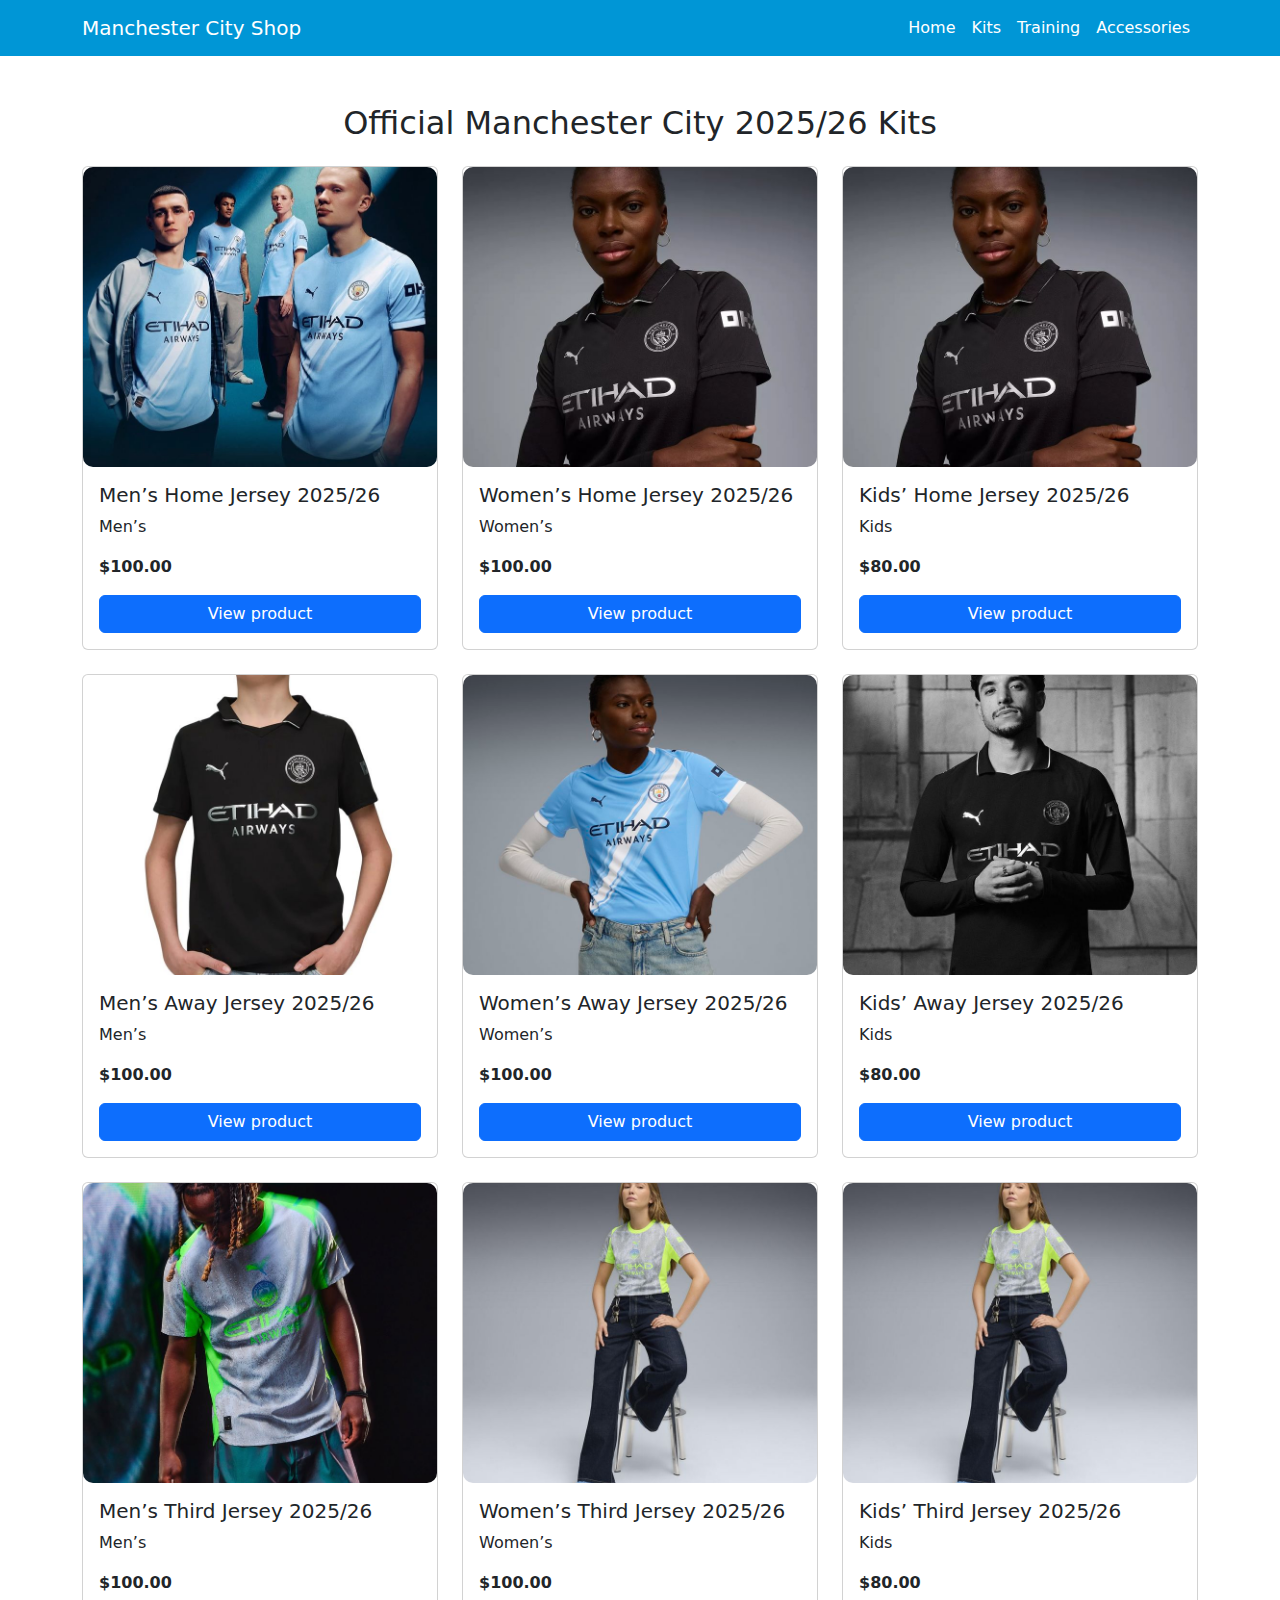
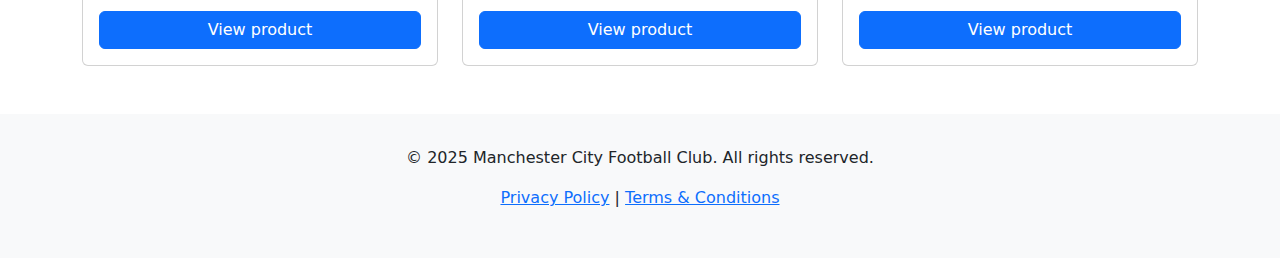
<file: SHOP/index.html>
<!doctype html>
<html lang="en">
<head>
  <meta charset="utf-8">
  <meta name="viewport" content="width=device-width, initial-scale=1">
  <title>Manchester City Official Shop – Kits 2025/26</title>
  <!-- Bootstrap CSS -->
  <link href="https://cdn.jsdelivr.net/npm/bootstrap@5.3.0/dist/css/bootstrap.min.css" rel="stylesheet">
  <link rel="stylesheet" href="style.css">
</head>
<body>

  <!-- Navbar -->
  <nav class="navbar navbar-expand-lg navbar-mc">
    <div class="container">
      <a class="navbar-brand" href="#">Manchester City Shop</a>
      <button class="navbar-toggler" type="button" data-bs-toggle="collapse" data-bs-target="#navbarNav" aria-controls="navbarNav" aria-expanded="false" aria-label="Toggle navigation">
        <span class="navbar-toggler-icon"></span>
      </button>
      <div class="collapse navbar-collapse" id="navbarNav">
        <ul class="navbar-nav ms-auto">
          <li class="nav-item"><a class="nav-link" href="#">Home</a></li>
          <li class="nav-item"><a class="nav-link" href="#">Kits</a></li>
          <li class="nav-item"><a class="nav-link" href="#">Training</a></li>
          <li class="nav-item"><a class="nav-link" href="#">Accessories</a></li>
        </ul>
      </div>
    </div>
  </nav>

  <div class="container py-5">
    <h2 class="mb-4 text-center">Official Manchester City 2025/26 Kits</h2>

    <div class="row g-4">
      <!-- MEN: Home -->
      <div class="col-md-4">
        <div class="card h-100">
          <img src="Kits/2025-26 home shirt reveal_.jfif" class="card-img-top" alt="Manchester City Home Jersey 2025/26 Men">
          <div class="card-body d-flex flex-column">
            <h5 class="card-title">Men’s Home Jersey 2025/26</h5>
            <p class="card-text">Men’s</p>
            <p class="card-text fw-bold">$100.00</p> <!-- Price per official store: $100.00 :contentReference[oaicite:1]{index=1} -->
            <a href="#" class="btn btn-primary mt-auto">View product</a>
          </div>
        </div>
      </div>

      <!-- WOMEN: Home -->
      <div class="col-md-4">
        <div class="card h-100">
          <img src="Kits/PUMA Women's Manchester City 2025-26 Black Away Replica Jersey.jfif" class="card-img-top" alt="Manchester City Home Jersey 2025/26 Women">
          <div class="card-body d-flex flex-column">
            <h5 class="card-title">Women’s Home Jersey 2025/26</h5>
            <p class="card-text">Women’s</p>
            <p class="card-text fw-bold">$100.00</p> <!-- same price as men’s version :contentReference[oaicite:2]{index=2} -->
            <a href="#" class="btn btn-primary mt-auto">View product</a>
          </div>
        </div>
      </div>

      <!-- KIDS: Home -->
      <div class="col-md-4">
        <div class="card h-100">
          <img src="Kits/PUMA Women's Manchester City 2025-26 Black Away Replica Jersey.jfif" class="card-img-top" alt="Manchester City Home Jersey 2025/26 Kids">
          <div class="card-body d-flex flex-column">
            <h5 class="card-title">Kids’ Home Jersey 2025/26</h5>
            <p class="card-text">Kids</p>
            <p class="card-text fw-bold">$80.00</p> <!-- official store: $80.00 :contentReference[oaicite:3]{index=3} -->
            <a href="#" class="btn btn-primary mt-auto">View product</a>
          </div>
        </div>
      </div>

      <!-- MEN: Away -->
      <div class="col-md-4">
        <div class="card h-100">
          <img src="Kits/Puma Manchester City FC Junior Away Jersey 2025_26 _ Evangelista Sports.jfif" class="card-img-top" alt="Manchester City Away Jersey 2025/26 Men">
          <div class="card-body d-flex flex-column">
            <h5 class="card-title">Men’s Away Jersey 2025/26</h5>
            <p class="card-text">Men’s</p>
            <p class="card-text fw-bold">$100.00</p> <!-- official store away men: $100.00 :contentReference[oaicite:4]{index=4} -->
            <a href="#" class="btn btn-primary mt-auto">View product</a>
          </div>
        </div>
      </div>

      <!-- WOMEN: Away -->
      <div class="col-md-4">
        <div class="card h-100">
          <img src="Kits/PUMA Manchester City 25_26 Home Replica Women's Soccer Jersey, Blue, M.jfif" class="card-img-top" alt="Manchester City Away Jersey 2025/26 Women">
          <div class="card-body d-flex flex-column">
            <h5 class="card-title">Women’s Away Jersey 2025/26</h5>
            <p class="card-text">Women’s</p>
            <p class="card-text fw-bold">$100.00</p>
            <a href="#" class="btn btn-primary mt-auto">View product</a>
          </div>
        </div>
      </div>

      <!-- KIDS: Away -->
      <div class="col-md-4">
        <div class="card h-100">
          <img src="Kits/Manchester City 2025_26 Away Kit by Puma.jfif" class="card-img-top" alt="Manchester City Away Jersey 2025/26 Kids">
          <div class="card-body d-flex flex-column">
            <h5 class="card-title">Kids’ Away Jersey 2025/26</h5>
            <p class="card-text">Kids</p>
            <p class="card-text fw-bold">$80.00</p>
            <a href="#" class="btn btn-primary mt-auto">View product</a>
          </div>
        </div>
      </div>

      <!-- MEN: Third -->
      <div class="col-md-4">
        <div class="card h-100">
          <img src="Kits/Jeremy Doku for Manchester City 25_26 third kit.jfif" class="card-img-top" alt="Manchester City Third Jersey 2025/26 Men">
          <div class="card-body d-flex flex-column">
            <h5 class="card-title">Men’s Third Jersey 2025/26</h5>
            <p class="card-text">Men’s</p>
            <p class="card-text fw-bold">$100.00</p> <!-- official: $100.00 :contentReference[oaicite:5]{index=5} -->
            <a href="#" class="btn btn-primary mt-auto">View product</a>
          </div>
        </div>
      </div>

      <!-- WOMEN: Third -->
      <div class="col-md-4">
        <div class="card h-100">
          <img src="Kits/Damska trzecia koszulka Manchester City 25_26 PUMA Cool Weather Pro Green Blue.jfif" class="card-img-top" alt="Manchester City Third Jersey 2025/26 Women">
          <div class="card-body d-flex flex-column">
            <h5 class="card-title">Women’s Third Jersey 2025/26</h5>
            <p class="card-text">Women’s</p>
            <p class="card-text fw-bold">$100.00</p>
            <a href="#" class="btn btn-primary mt-auto">View product</a>
          </div>
        </div>
      </div>

      <!-- KIDS: Third -->
      <div class="col-md-4">
        <div class="card h-100">
          <img src="Kits/Damska trzecia koszulka Manchester City 25_26 PUMA Cool Weather Pro Green Blue.jfif" class="card-img-top" alt="Manchester City Third Jersey 2025/26 Kids">
          <div class="card-body d-flex flex-column">
            <h5 class="card-title">Kids’ Third Jersey 2025/26</h5>
            <p class="card-text">Kids</p>
            <p class="card-text fw-bold">$80.00</p>
            <a href="#" class="btn btn-primary mt-auto">View product</a>
          </div>
        </div>  
      </div>

    </div>
  </div>

  <!-- Footer -->
  <footer class="footer">
    <div class="container text-center">
      <p>&copy; 2025 Manchester City Football Club. All rights reserved.</p>
      <p><a href="#">Privacy Policy</a> | <a href="#">Terms & Conditions</a></p>
    </div>
  </footer>

  <!-- Bootstrap JS (optional for toggler) -->
  <script src="https://cdn.jsdelivr.net/npm/bootstrap@5.3.0/dist/js/bootstrap.bundle.min.js"></script>

</body>
</html>
</file>
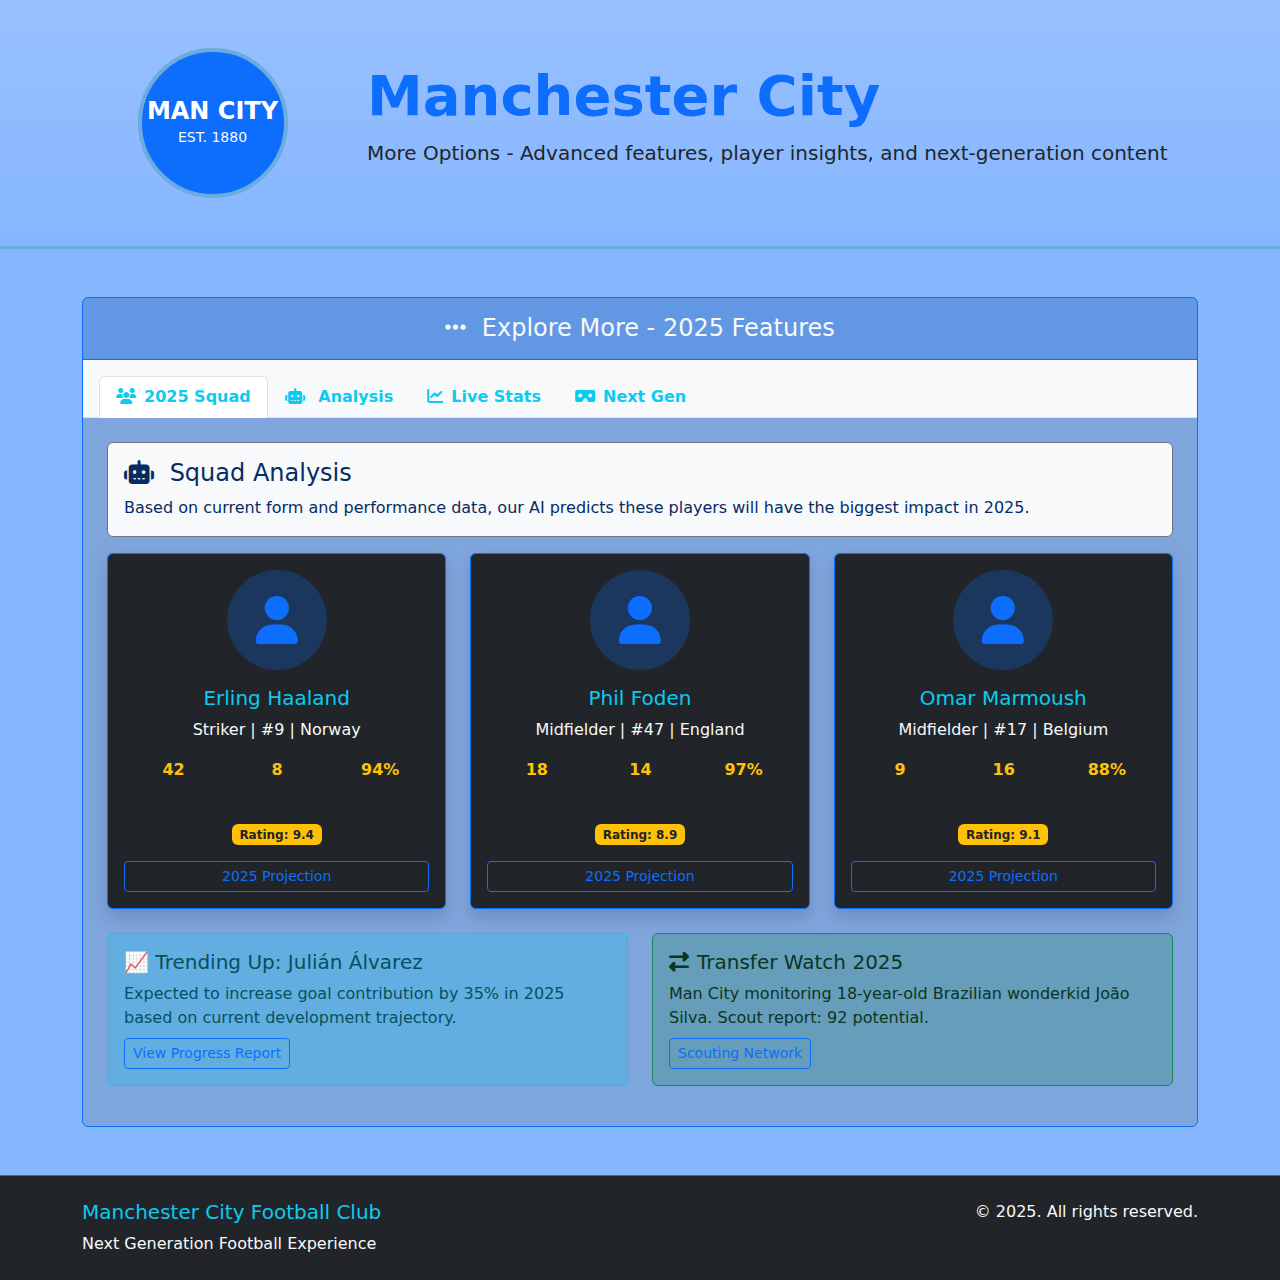
<file: More.html>
<!DOCTYPE html>
<html lang="en">
<head>
    <meta charset="UTF-8">
    <meta name="viewport" content="width=device-width, initial-scale=1.0">
    <title>Manchester City 2025 | More Options</title>
    <link href="https://cdn.jsdelivr.net/npm/bootstrap@5.3.0-alpha1/dist/css/bootstrap.min.css" rel="stylesheet">
    <link rel="stylesheet" href="https://cdnjs.cloudflare.com/ajax/libs/font-awesome/6.4.0/css/all.min.css">
</head>
<body class="bg-primary bg-opacity-50 text-dark">
    <header class="bg-gradient py-5" style="background: linear-gradient(135deg, #0A1428 0%, #1C2C5B 100%); border-bottom: 3px solid #6CABDD;">
        <div class="container">
            <div class="row align-items-center">
                <div class="col-md-3 text-center">
                    <div class="bg-primary rounded-circle d-inline-flex align-items-center justify-content-center" style="width: 150px; height: 150px; border: 4px solid #6CABDD;">
                        <div class="text-center">
                            <h4 class="fw-bold text-white mb-0">MAN CITY</h4>
                            <small class="text-light">EST. 1880</small>
                        </div>
                    </div>
                </div>
                <div class="col-md-9 text-center text-md-start">
                    <h1 class="display-4 fw-bold text-primary">Manchester City</h1>
                    <p class="lead text-dark">More Options - Advanced features, player insights, and next-generation content</p>
                </div>
            </div>
        </div>
    </header>

    <main class="container my-5">
        <div class="card bg-secondary bg-opacity-25 border-primary mb-5">
            <div class="card-header bg-primary bg-opacity-25 border-bottom border-primary py-3">
                <h2 class="h4 mb-0 text-center text-light">
                    <i class="fas fa-ellipsis-h me-2"></i> Explore More - 2025 Features
                </h2>
            </div>
            <div class="card-body p-0">
                <ul class="nav nav-tabs bg-light px-3 pt-3" id="featureTabs" role="tablist">
                    <li class="nav-item" role="presentation">
                        <button class="nav-link active text-info fw-bold" id="squad-tab" data-bs-toggle="tab" data-bs-target="#squad" type="button" role="tab">
                            <i class="fas fa-users me-2"></i>2025 Squad
                        </button>
                    </li>
                    <li class="nav-item" role="presentation">
                        <button class="nav-link text-info fw-bold" id="ai-tab" data-bs-toggle="tab" data-bs-target="#ai" type="button" role="tab">
                            <i class="fas fa-robot me-2"></i> Analysis
                        </button>
                    </li>
                    <li class="nav-item" role="presentation">
                        <button class="nav-link text-info fw-bold" id="stats-tab" data-bs-toggle="tab" data-bs-target="#stats" type="button" role="tab">
                            <i class="fas fa-chart-line me-2"></i>Live Stats
                        </button>
                    </li>
                    <li class="nav-item" role="presentation">
                        <button class="nav-link text-info fw-bold" id="nextgen-tab" data-bs-toggle="tab" data-bs-target="#nextgen" type="button" role="tab">
                            <i class="fas fa-vr-cardboard me-2"></i>Next Gen
                        </button>
                    </li>
                </ul>
                <div class="tab-content p-4" id="featureTabsContent">
                    <!-- Squad Tab -->
                    <div class="tab-pane fade show active" id="squad" role="tabpanel">
                        <div class="alert alert-primary bg-light border-secondary">
                            <h4 class="alert-heading"><i class="fas fa-robot me-2"></i> Squad Analysis</h4>
                            <p class="mb-0">Based on current form and performance data, our AI predicts these players will have the biggest impact in 2025.</p>
                        </div>

                        <div class="row g-4">

                            <div class="col-md-4">
                                <div class="card bg-dark border-primary h-100 shadow">
                                    <div class="card-body text-center">
                                        <div class="bg-primary bg-opacity-25 rounded-circle mx-auto d-flex align-items-center justify-content-center mb-3" style="width: 100px; height: 100px;">
                                            <i class="fas fa-user text-primary fa-3x"></i>
                                        </div>
                                        <h5 class="card-title text-info">Erling Haaland</h5>
                                        <p class="card-text text-light">Striker | #9 | Norway</p>
                                        <div class="d-flex justify-content-around mb-3">
                                            <div class="text-center">
                                                <div class="fw-bold text-warning">42</div>
                                                <small>Goals</small>
                                            </div>
                                            <div class="text-center">
                                                <div class="fw-bold text-warning">8</div>
                                                <small>Assists</small>
                                            </div>
                                            <div class="text-center">
                                                <div class="fw-bold text-warning">94%</div>
                                                <small>Fit</small>
                                            </div>
                                        </div>
                                        <span class="badge bg-warning text-dark mb-2">Rating: 9.4</span>
                                        <a href="#" class="btn btn-outline-primary btn-sm d-block mt-2">2025 Projection</a>
                                    </div>
                                </div>
                            </div>


                            <div class="col-md-4">
                                <div class="card bg-dark border-primary h-100 shadow">
                                    <div class="card-body text-center">
                                        <div class="bg-primary bg-opacity-25 rounded-circle mx-auto d-flex align-items-center justify-content-center mb-3" style="width: 100px; height: 100px;">
                                            <i class="fas fa-user text-primary fa-3x"></i>
                                        </div>
                                        <h5 class="card-title text-info">Phil Foden</h5>
                                        <p class="card-text text-light">Midfielder | #47 | England</p>
                                        <div class="d-flex justify-content-around mb-3">
                                            <div class="text-center">
                                                <div class="fw-bold text-warning">18</div>
                                                <small>Goals</small>
                                            </div>
                                            <div class="text-center">
                                                <div class="fw-bold text-warning">14</div>
                                                <small>Assists</small>
                                            </div>
                                            <div class="text-center">
                                                <div class="fw-bold text-warning">97%</div>
                                                <small>Fit</small>
                                            </div>
                                        </div>
                                        <span class="badge bg-warning text-dark mb-2">Rating: 8.9</span>
                                        <a href="#" class="btn btn-outline-primary btn-sm d-block mt-2">2025 Projection</a>
                                    </div>
                                </div>
                            </div>

                            <div class="col-md-4">
                                <div class="card bg-dark border-primary h-100 shadow">
                                    <div class="card-body text-center">
                                        <div class="bg-primary bg-opacity-25 rounded-circle mx-auto d-flex align-items-center justify-content-center mb-3" style="width: 100px; height: 100px;">
                                            <i class="fas fa-user text-primary fa-3x"></i>
                                        </div>
                                        <h5 class="card-title text-info">Omar Marmoush</h5>
                                        <p class="card-text text-light">Midfielder | #17 | Belgium</p>
                                        <div class="d-flex justify-content-around mb-3">
                                            <div class="text-center">
                                                <div class="fw-bold text-warning">9</div>
                                                <small>Goals</small>
                                            </div>
                                            <div class="text-center">
                                                <div class="fw-bold text-warning">16</div>
                                                <small>Assists</small>
                                            </div>
                                            <div class="text-center">
                                                <div class="fw-bold text-warning">88%</div>
                                                <small>Fit</small>
                                            </div>
                                        </div>
                                        <span class="badge bg-warning text-dark mb-2">Rating: 9.1</span>
                                        <a href="#" class="btn btn-outline-primary btn-sm d-block mt-2">2025 Projection</a>
                                    </div>
                                </div>
                            </div>
                        </div>
                        <div class="row mt-4">
                            <div class="col-md-6">
                                <div class="alert alert-info bg-info bg-opacity-25 border-info">
                                    <h5 class="alert-heading">📈 Trending Up: Julián Álvarez</h5>
                                    <p class="mb-2">Expected to increase goal contribution by 35% in 2025 based on current development trajectory.</p>
                                    <a href="#" class="btn btn-outline-primary btn-sm">View Progress Report</a>
                                </div>
                            </div>
                            <div class="col-md-6">
                                <div class="alert alert-success bg-success bg-opacity-25 border-success">
                                    <h5 class="alert-heading"><i class="fas fa-exchange-alt me-2"></i>Transfer Watch 2025</h5>
                                    <p class="mb-2">Man City monitoring 18-year-old Brazilian wonderkid João Silva. Scout report: 92 potential.</p>
                                    <a href="#" class="btn btn-outline-primary btn-sm">Scouting Network</a>
                                </div>
                            </div>
                        </div>
                    </div>
                    <div class="tab-pane fade" id="ai" role="tabpanel">
                        <div class="bg-primary bg-opacity-25 p-4 rounded mb-4">
                            <h4 class="text-center mb-4"><i class="fas fa-robot me-2"></i>AI Performance Predictions</h4>
                            <div class="row text-center">
                                <div class="col-md-3">
                                    <h3 class="text-warning">87%</h3>
                                    <p>UCL Win Probability</p>
                                </div>
                                <div class="col-md-3">
                                    <h3 class="text-warning">94%</h3>
                                    <p>Top 4 Finish</p>
                                </div>
                                <div class="col-md-3">
                                    <h3 class="text-warning">42.5</h3>
                                    <p>Avg Possession %</p>
                                </div>
                                <div class="col-md-3">
                                    <h3 class="text-warning">78%</h3>
                                    <p>Pass Accuracy</p>
                                </div>
                            </div>
                        </div>

                        <div class="alert alert-primary bg-light bg-opacity-50 border-primary mb-4">
                            <h5 class="alert-heading">🤖 Tactical Insight</h5>
                            <p class="mb-2">Our AI suggests a 4-3-3 formation with Foden as false 9 increases goal probability by 18% against high-press teams.</p>
                            <a href="#" class="btn btn-outline-primary btn-sm">View Tactical Analysis</a>
                        </div>

                        <div class="row">
                            <div class="col-md-6">
                                <h5 class="text-info mb-3">Player Development Projections</h5>
                                <ul class="list-group">
                                    <li class="list-group-item bg-dark text-light d-flex justify-content-between align-items-center">
                                        Rico Lewis
                                        <span class="badge bg-success rounded-pill">+22% Potential</span>
                                    </li>
                                    <li class="list-group-item bg-dark text-light d-flex justify-content-between align-items-center">
                                        Cole Palmer
                                        <span class="badge bg-success rounded-pill">+18% Potential</span>
                                    </li>
                                    <li class="list-group-item bg-dark text-light d-flex justify-content-between align-items-center">
                                        João Cancelo
                                        <span class="badge bg-warning rounded-pill">-5% Form</span>
                                    </li>
                                </ul>
                            </div>
                            <div class="col-md-6">
                                <h5 class="text-info mb-3">Injury Risk Assessment</h5>
                                <ul class="list-group">
                                    <li class="list-group-item bg-dark text-light d-flex justify-content-between align-items-center">
                                        Ruben Dias
                                        <span class="badge bg-danger rounded-pill">High Risk</span>
                                    </li>
                                    <li class="list-group-item bg-dark text-light d-flex justify-content-between align-items-center">
                                        John Stones
                                        <span class="badge bg-warning rounded-pill">Medium Risk</span>
                                    </li>
                                    <li class="list-group-item bg-dark text-light d-flex justify-content-between align-items-center">
                                        Rodri
                                        <span class="badge bg-success rounded-pill">Low Risk</span>
                                    </li>
                                </ul>
                            </div>
                        </div>
                    </div>


                    <div class="tab-pane fade" id="stats" role="tabpanel">
                        <div class="bg-primary bg-opacity-25 p-4 rounded mb-4">
                            <h5 class="text-center">Next Match: Man City vs Arsenal</h5>
                            <p class="text-center mb-3">Premier League | Etihad Stadium | Sat, Mar 15 2025 | 17:30 GMT</p>
                            <div class="row text-center">
                                <div class="col-md-4">
                                    <h5>Win Probability</h5>
                                    <h3 class="text-success">68%</h3>
                                </div>
                                <div class="col-md-4">
                                    <h5>Expected Goals</h5>
                                    <h3>2.8 - 1.2</h3>
                                </div>
                                <div class="col-md-4">
                                    <h5>Key Battle</h5>
                                    <p>Rodri vs Ødegaard</p>
                                </div>
                            </div>
                        </div>

                        <div class="d-flex justify-content-between mb-4 bg-dark p-3 rounded">
                            <div class="text-center p-2">
                                <div>Aug 2024</div>
                                <div class="fw-bold text-warning">5W-0D-0L</div>
                            </div>
                            <div class="text-center p-2">
                                <div>Dec 2024</div>
                                <div class="fw-bold text-warning">4W-1D-0L</div>
                            </div>
                            <div class="text-center p-2 bg-primary bg-opacity-50 rounded">
                                <div>Mar 2025</div>
                                <div class="fw-bold text-warning">6W-0D-0L</div>
                            </div>
                            <div class="text-center p-2">
                                <div>May 2025</div>
                                <div>Projected</div>
                            </div>
                        </div>

                        <div class="bg-dark p-4 rounded">
                            <h5 class="text-info mb-3">Recent Match Highlights</h5>
                            <div class="d-flex align-items-center mb-3 p-3 bg-primary bg-opacity-2 rounded">
                                <i class="fas fa-futbol text-warning me-3 fa-lg"></i>
                                <div>
                                    <strong>Haaland 23'</strong> - Powerful header from De Bruyne cross
                                </div>
                            </div>
                            <div class="d-flex align-items-center mb-3 p-3 bg-primary bg-opacity-2 rounded">
                                <i class="fas fa-futbol text-warning me-3 fa-lg"></i>
                                <div>
                                    <strong>Foden 67'</strong> - Curled finish from edge of box
                                </div>
                            </div>
                            <div class="d-flex align-items-center mb-4 p-3 bg-primary bg-opacity-2 rounded">
                                <i class="fas fa-video text-warning me-3 fa-lg"></i>
                                <div>
                                    <strong>Ederson save 81'</strong> - Critical one-on-one stop
                                </div>
                            </div>
                            <a href="#" class="btn btn-outline-primary">Watch Full Highlights</a>
                        </div>
                    </div>

                  
                    <div class="tab-pane fade" id="nextgen" role="tabpanel">
                        <div class="bg-primary bg-opacity-25 p-4 rounded text-center mb-4">
                            <h4><i class="fas fa-vr-cardboard me-2"></i> Augmented Reality</h4>
                            <p class="mb-3">View player stats in AR and visualize tactics in 3D with our new immersive features.</p>
                            <a href="#" class="btn btn-outline-primary">Launch AR Experience</a>
                        </div>

                        <div class="row g-4">
                            <div class="col-md-6">
                                <div class="card bg-dark border-primary h-100">
                                    <div class="card-body text-center">
                                        <i class="fas fa-chart-line text-primary fa-3x mb-3"></i>
                                        <h5 class="card-title text-info">Player DNA Analysis</h5>
                                        <p class="card-text">Advanced biometrics and performance analytics for each player.</p>
                                        <a href="#" class="btn btn-outline-primary btn-sm">Explore Data</a>
                                    </div>
                                </div>
                            </div>
                            <div class="col-md-6">
                                <div class="card bg-dark border-primary h-100">
                                    <div class="card-body text-center">
                                        <i class="fas fa-trophy text-primary fa-3x mb-3"></i>
                                        <h5 class="card-title text-info">Digital Trophy Room</h5>
                                        <p class="card-text">Interactive 3D showcase of all club achievements.</p>
                                        <a href="#" class="btn btn-outline-primary btn-sm">View Collection</a>
                                    </div>
                                </div>
                            </div>
                            <div class="col-md-6">
                                <div class="card bg-dark border-primary h-100">
                                    <div class="card-body text-center">
                                        <i class="fas fa-tshirt text-primary fa-3x mb-3"></i>
                                        <h5 class="card-title text-info">Kit Customizer 2025</h5>
                                        <p class="card-text">Design your own Man City kit with new AR try-on feature.</p>
                                        <a href="#" class="btn btn-outline-primary btn-sm">Create Kit</a>
                                    </div>
                                </div>
                            </div>
                            <div class="col-md-6">
                                <div class="card bg-dark border-primary h-100">
                                    <div class="card-body text-center">
                                        <i class="fas fa-star text-primary fa-3x mb-3"></i>
                                        <h5 class="card-title text-info">Fan Rewards</h5>
                                        <p class="card-text">Earn points and unlock exclusive digital collectibles.</p>
                                        <a href="#" class="btn btn-outline-primary btn-sm">My Rewards</a>
                                    </div>
                                </div>
                            </div>
                        </div>

                        <div class="alert alert-warning bg-warning bg-opacity-25 border-warning mt-4">
                            <h5 class="alert-heading">🔮 Future Vision</h5>
                            <p class="mb-2">By 2026, our virtual Etihad Stadium will host metaverse matches with global fan interaction.</p>
                            <a href="#" class="btn btn-outline-primary btn-sm">Join Beta Program</a>
                        </div>
                    </div>
                </div>
            </div>
        </div>
    </main>


    <footer class="bg-dark border-top border-primary py-4 mt-5">
        <div class="container">
            <div class="row">
                <div class="col-md-8 text-center text-md-start">
                    <h5 class="text-info">Manchester City Football Club</h5>
                    <p class="text-light mb-0">Next Generation Football Experience</p>
                </div>
                <div class="col-md-4 text-center text-md-end">
                    <p class="text-light mb-0">&copy; 2025. All rights reserved.</p>
                </div>
            </div>
        </div>
    </footer>

    <script src="https://cdn.jsdelivr.net/npm/bootstrap@5.3.0-alpha1/dist/js/bootstrap.bundle.min.js"></script>
</body>

</html>
</file>
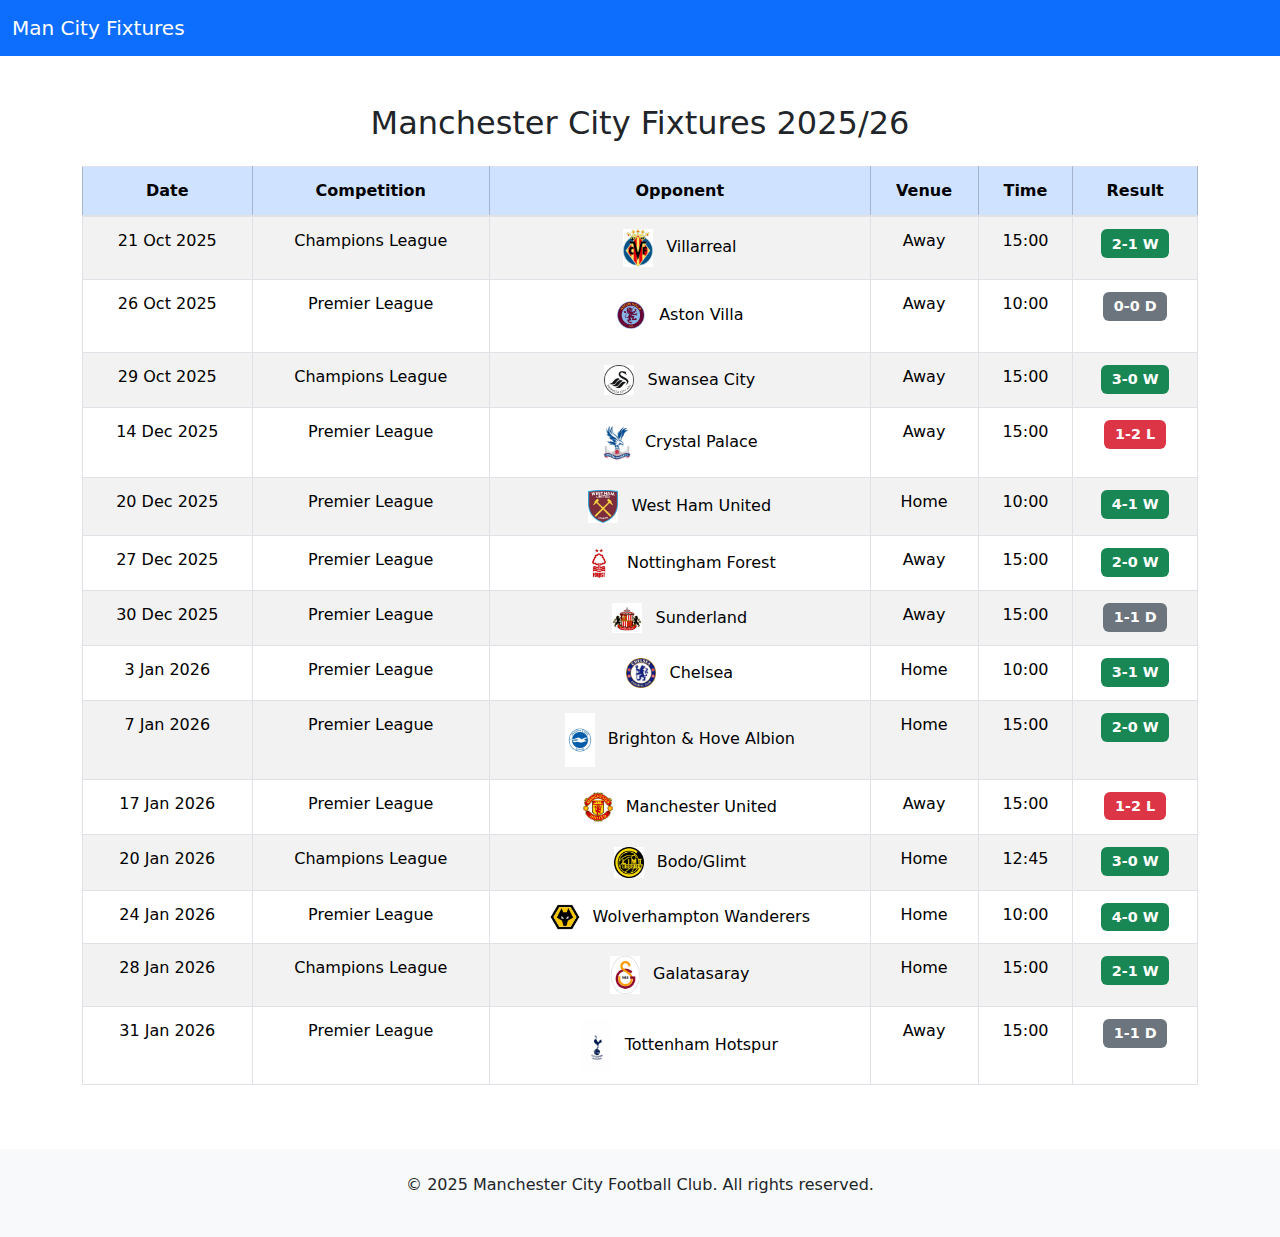
<file: FIXTURES/fixtures.html>
<!DOCTYPE html>
<html lang="en">
<head>
  <meta charset="UTF-8">
  <meta name="viewport" content="width=device-width, initial-scale=1.0">
  <title>Manchester City Fixtures 2025/26</title>
  <link href="https://cdn.jsdelivr.net/npm/bootstrap@5.3.0/dist/css/bootstrap.min.css" rel="stylesheet">
  <link rel="stylesheet" href="style.css">
</head>
<body>
  <!-- Navbar -->
  <nav class="navbar navbar-expand-lg navbar-dark bg-primary">
    <div class="container-fluid">
      <a class="navbar-brand" href="#">Man City Fixtures</a>
    </div>
  </nav>

  <!-- Page Header -->
  <div class="container py-5">
    <h2 class="mb-4 text-center">Manchester City Fixtures 2025/26</h2>

    <!-- Fixtures Table -->
    <div class="table-responsive">
      <table class="table table-striped table-bordered align-middle text-center">
        <thead class="table-primary">
          <tr>
            <th>Date</th>
            <th>Competition</th>
            <th>Opponent</th>
            <th>Venue</th>
            <th>Time</th>
            <th>Result</th>
          </tr>
        </thead>
        <tbody>
          <tr>
            <td>21 Oct 2025</td>
            <td>Champions League</td>
            <td>
              <img src="Logos/villarreal_logo.png.jfif" alt="Villarreal" width="30" class="me-2">
              Villarreal
            </td>
            <td>Away</td>
            <td>15:00</td>
            <td><span class="badge bg-success">2-1 W</span></td>
          </tr>
          <tr>
            <td>26 Oct 2025</td>
            <td>Premier League</td>
            <td>
              <img src="Logos/aston_villa_logo.png.jfif" alt="Aston Villa" width="30" class="me-2">
              Aston Villa
            </td>
            <td>Away</td>
            <td>10:00</td>
            <td><span class="badge bg-secondary">0-0 D</span></td>
          </tr>
          <tr>
            <td>29 Oct 2025</td>
            <td>Champions League</td>
            <td>
              <img src="Logos/swansea_logo.png.jfif" alt="Swansea City" width="30" class="me-2">
              Swansea City
            </td>
            <td>Away</td>
            <td>15:00</td>
            <td><span class="badge bg-success">3-0 W</span></td>
          </tr>
          <tr>
            <td>14 Dec 2025</td>
            <td>Premier League</td>
            <td>
              <img src="Logos/crystal_palace_logo.png.jfif" alt="Crystal Palace" width="30" class="me-2">
              Crystal Palace
            </td>
            <td>Away</td>
            <td>15:00</td>
            <td><span class="badge bg-danger">1-2 L</span></td>
          </tr>
          <tr>
            <td>20 Dec 2025</td>
            <td>Premier League</td>
            <td>
              <img src="Logos/west_ham_logo.png.jfif" alt="West Ham United" width="30" class="me-2">
              West Ham United
            </td>
            <td>Home</td>
            <td>10:00</td>
            <td><span class="badge bg-success">4-1 W</span></td>
          </tr>
          <tr>
            <td>27 Dec 2025</td>
            <td>Premier League</td>
            <td>
              <img src="Logos/nottingham_forest_logo.png.jfif" alt="Nottingham Forest" width="30" class="me-2">
              Nottingham Forest
            </td>
            <td>Away</td>
            <td>15:00</td>
            <td><span class="badge bg-success">2-0 W</span></td>
          </tr>
          <tr>
            <td>30 Dec 2025</td>
            <td>Premier League</td>
            <td>
              <img src="Logos/sunderland_logo.png.jfif" alt="Sunderland" width="30" class="me-2">
              Sunderland
            </td>
            <td>Away</td>
            <td>15:00</td>
            <td><span class="badge bg-secondary">1-1 D</span></td>
          </tr>
          <tr>
            <td>3 Jan 2026</td>
            <td>Premier League</td>
            <td>
              <img src="Logos/chelsea_logo.png.jfif" alt="Chelsea" width="30" class="me-2">
              Chelsea
            </td>
            <td>Home</td>
            <td>10:00</td>
            <td><span class="badge bg-success">3-1 W</span></td>
          </tr>
          <tr>
            <td>7 Jan 2026</td>
            <td>Premier League</td>
            <td>
              <img src="Logos/brighton_logo.png.jfif" alt="Brighton & Hove Albion" width="30" class="me-2">
              Brighton & Hove Albion
            </td>
            <td>Home</td>
            <td>15:00</td>
            <td><span class="badge bg-success">2-0 W</span></td>
          </tr>
          <tr>
            <td>17 Jan 2026</td>
            <td>Premier League</td>
            <td>
              <img src="Logos/man_utd_logo.png.jfif" alt="Manchester United" width="30" class="me-2">
              Manchester United
            </td>
            <td>Away</td>
            <td>15:00</td>
            <td><span class="badge bg-danger">1-2 L</span></td>
          </tr>
          <tr>
            <td>20 Jan 2026</td>
            <td>Champions League</td>
            <td>
              <img src="Logos/bodo_glimt_logo.png.jfif" alt="Bodo/Glimt" width="30" class="me-2">
              Bodo/Glimt
            </td>
            <td>Home</td>
            <td>12:45</td>
            <td><span class="badge bg-success">3-0 W</span></td>
          </tr>
          <tr>
            <td>24 Jan 2026</td>
            <td>Premier League</td>
            <td>
              <img src="Logos/wolves_logo.png.jfif" alt="Wolverhampton Wanderers" width="30" class="me-2">
              Wolverhampton Wanderers
            </td>
            <td>Home</td>
            <td>10:00</td>
            <td><span class="badge bg-success">4-0 W</span></td>
          </tr>
          <tr>
            <td>28 Jan 2026</td>
            <td>Champions League</td>
            <td>
              <img src="Logos/galatasaray_logo.png.jfif" alt="Galatasaray" width="30" class="me-2">
              Galatasaray
            </td>
            <td>Home</td>
            <td>15:00</td>
            <td><span class="badge bg-success">2-1 W</span></td>
          </tr>
          <tr>
            <td>31 Jan 2026</td>
            <td>Premier League</td>
            <td>
              <img src="Logos/tottenham_logo.png.jfif" alt="Tottenham Hotspur" width="30" class="me-2">
              Tottenham Hotspur
            </td>
            <td>Away</td>
            <td>15:00</td>
            <td><span class="badge bg-secondary">1-1 D</span></td>
          </tr>
        </tbody>
      </table>
    </div>
  </div>

  <!-- Footer -->
  <footer class="bg-light text-center py-4">
    <p>&copy; 2025 Manchester City Football Club. All rights reserved.</p>
  </footer>

  <script src="https://cdn.jsdelivr.net/npm/bootstrap@5.3.0/dist/js/bootstrap.bundle.min.js"></script>
</body>
</html>
</file>
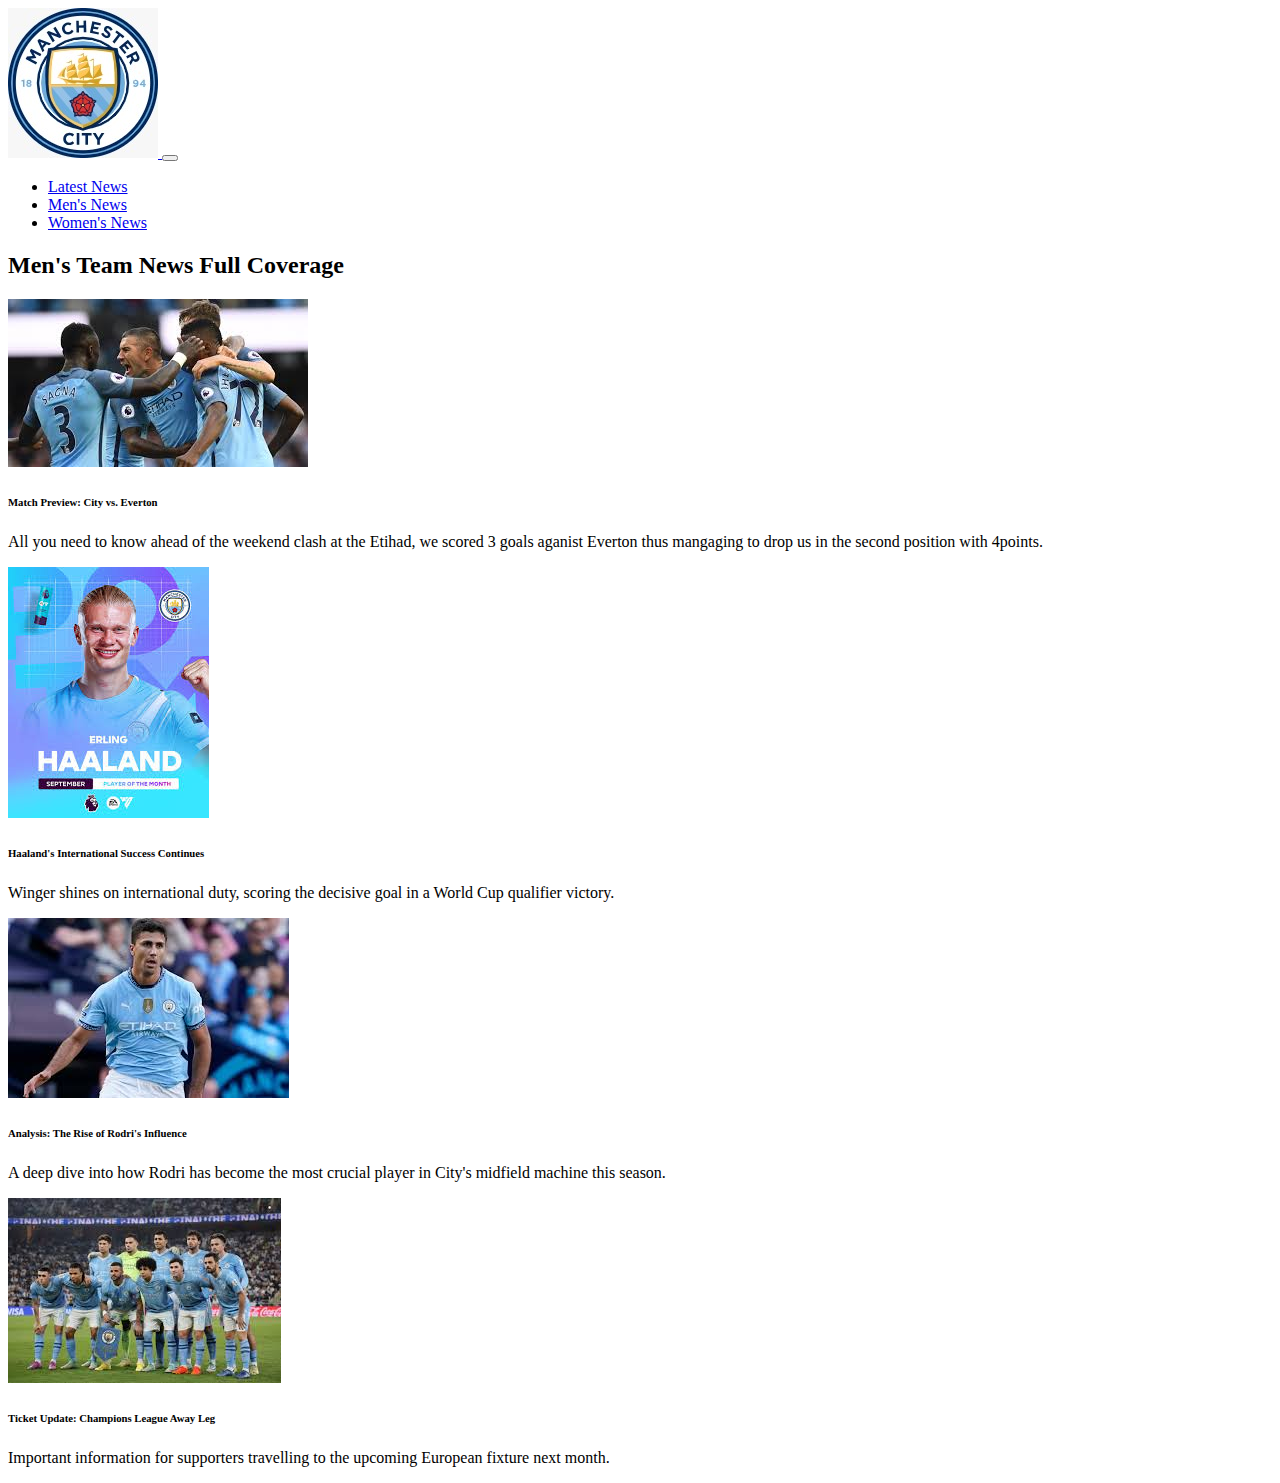
<file: MAN CITY/Men's-news.html>
<!DOCTYPE html>
<html lang="en">
<head>
    <meta charset="UTF-8">
    <meta name="viewport" content="width=device-width, initial-scale=1.0">
    <title>men's-news</title>
</head>
<body>

 <body class="bg-light">
    <nav class="navbar navbar-expand-lg navbar-dark bg-mc-dark sticky-top shadow">
        <div class="container-fluid">
            <a class="navbar-brand text-mc-sky fw-bold" href="Latest-news.html">
                <img src="./logo.jpg" alt="Man City Logo" class="me-2 rounded">
            </a>
            <button class="navbar-toggler" type="button" data-bs-toggle="collapse" data-bs-target="#navbarNav" aria-controls="navbarNav" aria-expanded="false" aria-label="Toggle navigation">
                <span class="navbar-toggler-icon"></span>
            </button>
            <div class="collapse navbar-collapse" id="navbarNav">
                <ul class="navbar-nav ms-auto">
                    <li class="nav-item">
                        <a class="nav-link active" aria-current="page" href="Latest-news.html">Latest News</a>
                    </li>
                    <li class="nav-item">
                        <a class="nav-link" href="Men's-news.html">Men's News</a>
                    </li>
                    <li class="nav-item">
                        <a class="nav-link" href="Women's-news.html">Women's News</a>
                    </li>
                   
                </ul>
            </div>
        </div>
    </nav>    

        <section id="mens" class="page-section">
            <h2 class="text-mc-dark border-bottom border-mc-sky pb-2 mb-4">Men's Team News <span class="badge bg-mc-sky text-mc-dark">Full Coverage</span></h2>
            <div class="row g-4">
                <div class="col-lg-3 col-md-6">
                    <div class="card shadow-sm h-100">
                        <img src="./man city's win.jpg" class="card-img-top" alt="Men's News Image 1">
                        <div class="card-body">
                            <h6 class="card-title fw-bold">Match Preview: City vs. Everton</h6>
                            <p class="card-text small">All you need to know ahead of the weekend clash at the Etihad,  we scored 3 goals aganist Everton thus mangaging  to drop us in the second position with 4points.</p>
                        </div>
                    </div>
                </div>

                <div class="col-lg-3 col-md-6">
                    <div class="card shadow-sm h-100">
                        <img src="./haaland.jpg" class="card-img-top" alt="Men's News Image 2">
                        <div class="card-body">
                            <h6 class="card-title fw-bold">Haaland's International Success Continues</h6>
                            <p class="card-text small">Winger shines on international duty, scoring the decisive goal in a World Cup qualifier victory.</p>
                        </div>
                    </div>
                </div>

                <div class="col-lg-3 col-md-6">
                    <div class="card shadow-sm h-100">
                        <img src="./Rodri.jpg" class="card-img-top" alt="Men's News Image 3">
                        <div class="card-body">
                            <h6 class="card-title fw-bold">Analysis: The Rise of Rodri's Influence</h6>
                            <p class="card-text small">A deep dive into how Rodri has become the most crucial player in City's midfield machine this season.</p>
                           
                        </div>
                    </div>
                </div>

                <div class="col-lg-3 col-md-6">
                    <div class="card shadow-sm h-100">
                        <img src="./next match.jpg" class="card-img-top" alt="Men's News Image 4">
                        <div class="card-body">
                            <h6 class="card-title fw-bold">Ticket Update: Champions League Away Leg</h6>
                            <p class="card-text small">Important information for supporters travelling to the upcoming European fixture next month.</p>
                                                    </div>
                    </div>
                </div>
            </div>
        </section>

    

</body>
</html>
</file>
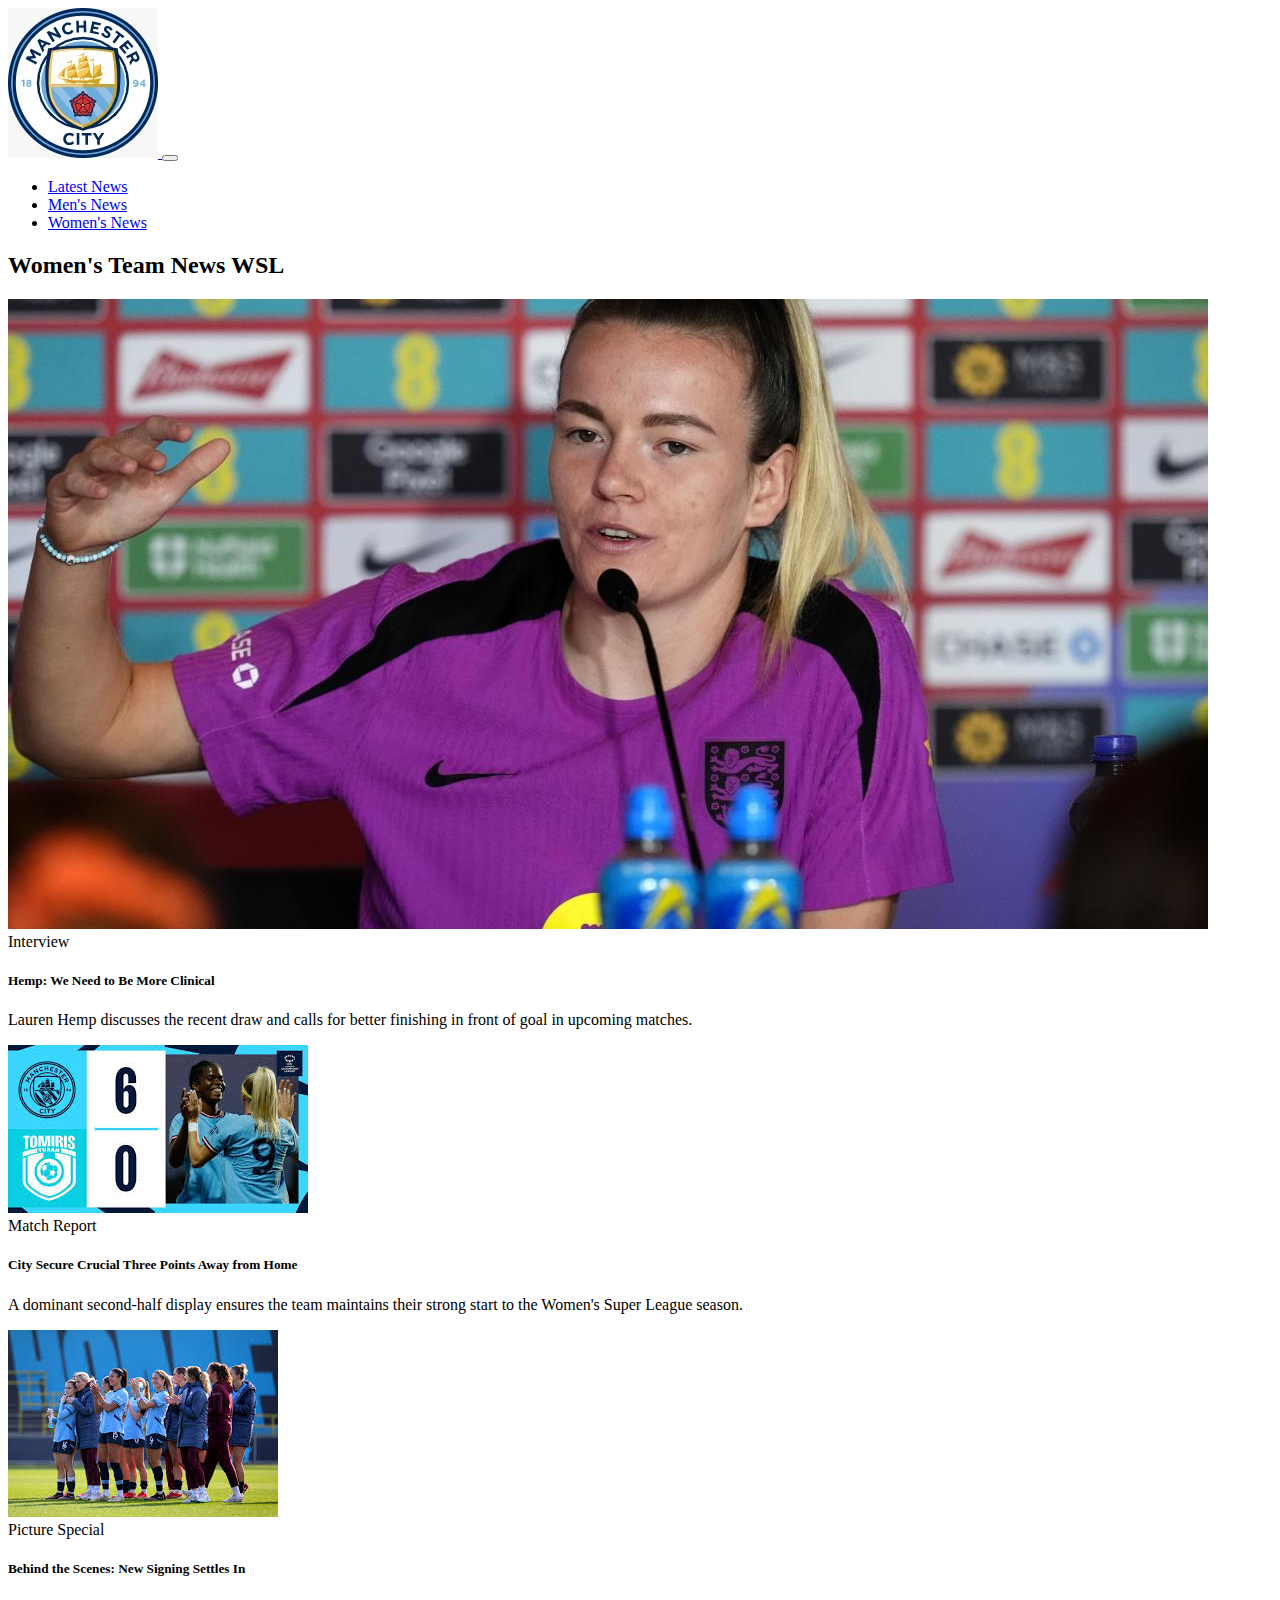
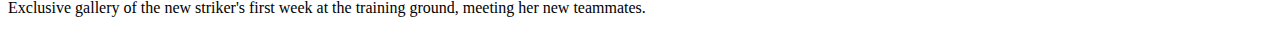
<file: MAN CITY/Women's-news.html>
<!DOCTYPE html>
 <html lang="en">
 <head>
    <meta charset="UTF-8">
    <meta name="viewport" content="width=device-width, initial-scale=1.0">
    <title>Document</title>
 </head>
 <body>
    
     <body class="bg-light">
    <nav class="navbar navbar-expand-lg navbar-dark bg-mc-dark sticky-top shadow">
        <div class="container-fluid">
            <a class="navbar-brand text-mc-sky fw-bold" href="Latest-news.html">
                <img src="./logo.jpg" alt="Man City Logo" class="me-2 rounded">
            </a>
            <button class="navbar-toggler" type="button" data-bs-toggle="collapse" data-bs-target="#navbarNav" aria-controls="navbarNav" aria-expanded="false" aria-label="Toggle navigation">
                <span class="navbar-toggler-icon"></span>
            </button>
            <div class="collapse navbar-collapse" id="navbarNav">
                <ul class="navbar-nav ms-auto">
                    <li class="nav-item">
                        <a class="nav-link active" aria-current="page" href="Latest-news.html">Latest News</a>
                    </li>
                    <li class="nav-item">
                        <a class="nav-link" href="Men's-news.html">Men's News</a>
                    </li>
                    <li class="nav-item">
                        <a class="nav-link" href="Women's-news.html">Women's News</a>
                    </li>
                                    </ul>
            </div>
        </div>
    </nav>

 <section id="womens" class="page-section">
            <h2 class="text-mc-dark border-bottom border-mc-sky pb-2 mb-4">Women's Team News <span class="badge bg-danger">WSL</span></h2>
            <div class="row g-4">
                <div class="col-lg-4 col-md-6">
                    <div class="card shadow-sm h-100">
                        <img src="./hemp.jpg" class="card-img-top" alt="Women's News Image 1">
                        <div class="card-body">
                            <span class="badge bg-mc-sky text-mc-dark mb-2">Interview</span>
                            <h5 class="card-title fw-bold">Hemp: We Need to Be More Clinical</h5>
                            <p class="card-text">Lauren Hemp discusses the recent draw and calls for better finishing in front of goal in upcoming matches.</p>
                           
                        </div>
                    </div>
                </div>

                <div class="col-lg-4 col-md-6">
                    <div class="card shadow-sm h-100">
                        <img src="./win.jpg" class="card-img-top" alt="Women's News Image 2">
                        <div class="card-body">
                            <span class="badge bg-mc-sky text-mc-dark mb-2">Match Report</span>
                            <h5 class="card-title fw-bold">City Secure Crucial Three Points Away from Home</h5>
                            <p class="card-text">A dominant second-half display ensures the team maintains their strong start to the Women's Super League season.</p>
                            
                        </div>
                    </div>
                </div>

                <div class="col-lg-4 col-md-6">
                    <div class="card shadow-sm h-100">
                        <img src="./Untitled-1.jpg" class="card-img-top" alt="Women's News Image 3">
                        <div class="card-body">
                            <span class="badge bg-mc-sky text-mc-dark mb-2">Picture Special</span>
                            <h5 class="card-title fw-bold">Behind the Scenes: New Signing Settles In</h5>
                            <p class="card-text">Exclusive gallery of the new striker's first week at the training ground, meeting her new teammates.</p>
                            
                        </div>
                    </div>
                </div>
            </div>
        </section>
        
    </div>


    </body>
    </html>
</file>
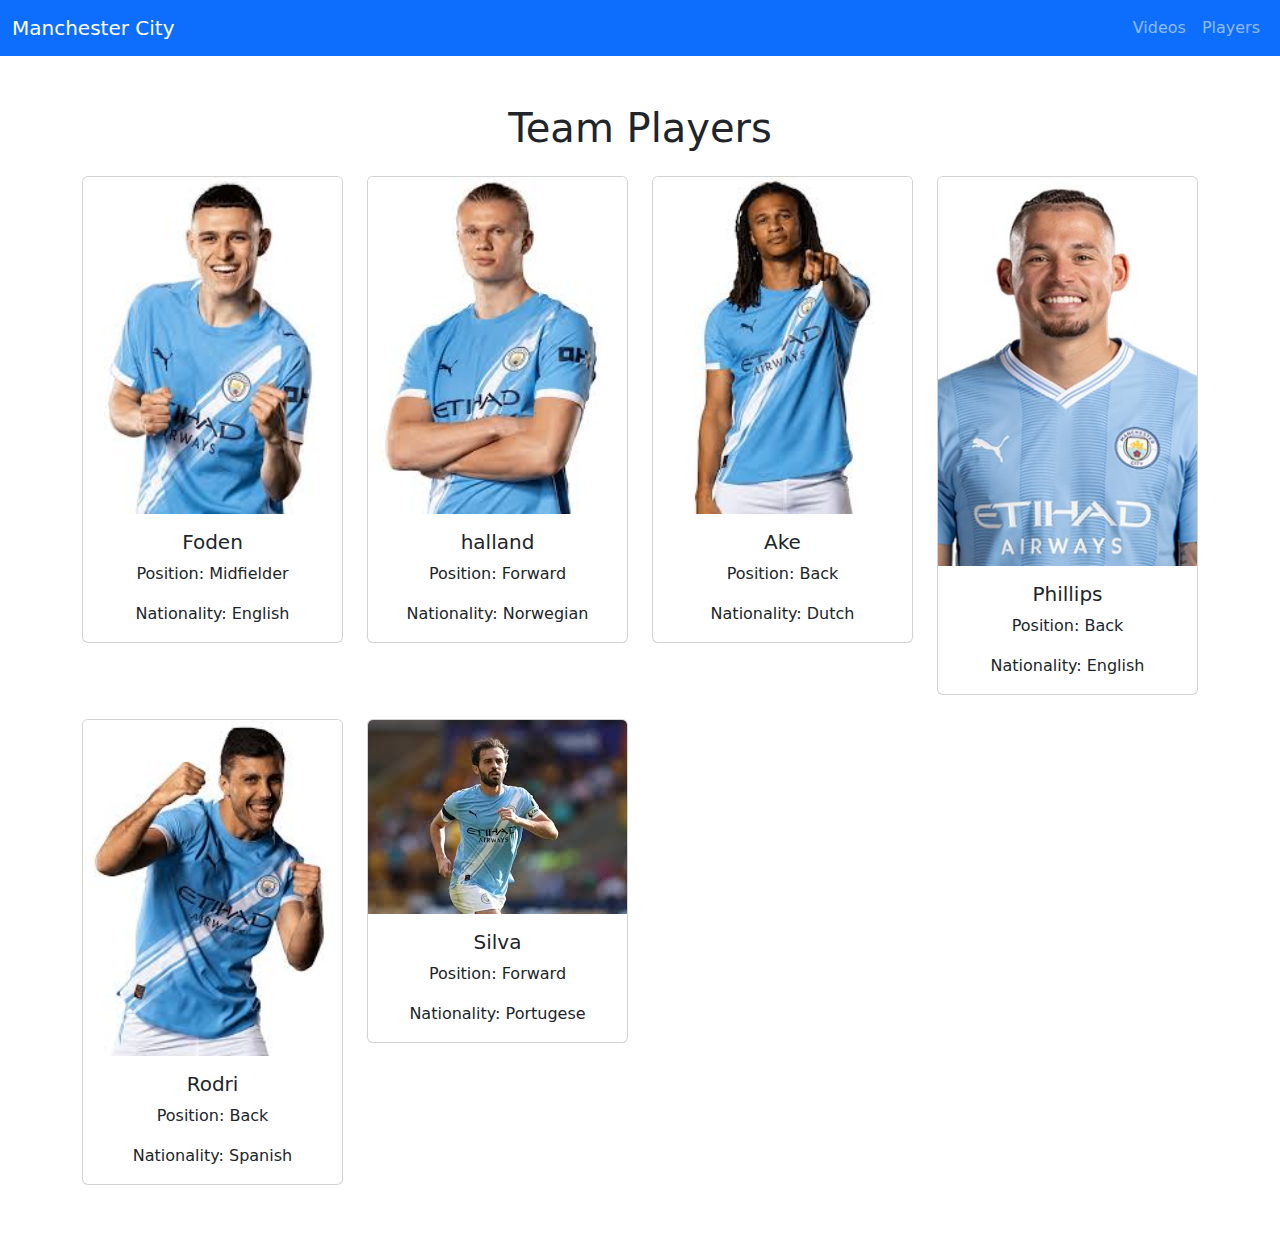
<file: manchester city/players_page.html>
<!DOCTYPE html>
<html lang="en">
<head>
    <meta charset="UTF-8" />
    <meta name="viewport" content="width=device-width, initial-scale=1" />
    <title>Manchester City - Players</title>
    <link href="https://cdn.jsdelivr.net/npm/bootstrap@5.3.0/dist/css/bootstrap.min.css" rel="stylesheet" />
</head>
<body>
    
    <nav class="navbar navbar-expand-lg navbar-dark bg-primary">
        <div class="container-fluid">
            <a class="navbar-brand" href="#">Manchester City</a>
            <button class="navbar-toggler" type="button" data-bs-toggle="collapse" data-bs-target="#navbarNav" aria-controls="navbarNav" aria-expanded="false" aria-label="Toggle navigation">
                <span class="navbar-toggler-icon"></span>
            </button>
            <div class="collapse navbar-collapse" id="navbarNav">
                <ul class="navbar-nav ms-auto">
                    <li class="nav-item">
                        <a class="nav-link" href="man-city-video.html">Videos</a>
                    </li>
                    <li class="nav-item">
                        <a class="nav-link" href="man-city-players.html">Players</a>
                    </li>
                </ul>
            </div>
        </div>
    </nav>

    
    <div class="container my-5">
        <h1 class="text-center mb-4">Team Players</h1>
        <div class="row gy-4">
            
            <div class="col-md-3">
                 <div class="card text-center">
                    <img src="foden.jpeg" class="card-img-top" alt="Player Name" />
                    <div class="card-body">
                        <h5 class="card-title">Foden</h5>
                        <p class="card-text">Position: Midfielder</p>
                        <p class="card-text">Nationality: English</p>
                        
                    </div>
                </div>
            </div>
                

            <div class="col-md-3">
                <div class="card text-center">
                    <img src="halland.jpeg" class="card-img-top" alt="Player Name" />
                    <div class="card-body">
                        <h5 class="card-title">halland</h5>
                        <p class="card-text">Position: Forward</p>
                        <p class="card-text">Nationality: Norwegian</p>
                        
                    </div>
                </div>
            </div>
             <div class="col-md-3">
                <div class="card text-center">
                    <img src="ake.jpeg" class="card-img-top" alt="Player Name" />
                    <div class="card-body">
                        <h5 class="card-title">Ake</h5>
                        <p class="card-text">Position: Back</p>
                        <p class="card-text">Nationality: Dutch</p>
                        
                    </div>
                </div>
            </div> 
            <div class="col-md-3">
                <div class="card text-center">
                    <img src="phillips.jpg" class="card-img-top" alt="Player Name" />
                    <div class="card-body">
                        <h5 class="card-title">Phillips</h5>
                        <p class="card-text">Position: Back</p>
                        <p class="card-text">Nationality: English</p>
                        
                    </div>
                </div>
            </div>
             <div class="col-md-3">
                <div class="card text-center">
                    <img src="rodri.jpeg" class="card-img-top" alt="Player Name" />
                    <div class="card-body">
                        <h5 class="card-title">Rodri</h5>
                        <p class="card-text">Position: Back</p>
                        <p class="card-text">Nationality: Spanish</p>
                        
                    </div>
                </div>
            </div>
             <div class="col-md-3">
                <div class="card text-center">
                    <img src="silva.jpeg" class="card-img-top" alt="Player Name" />
                    <div class="card-body">
                        <h5 class="card-title">Silva</h5>
                        <p class="card-text">Position: Forward</p>
                        <p class="card-text">Nationality: Portugese</p>
                        
                    </div>
                </div>
            </div>
        </div>
    </div>
    
<script src="https://cdn.jsdelivr.net/npm/bootstrap@5.3.0/dist/js/bootstrap.bundle.min.js"></script>
</body>
</html>
</file>
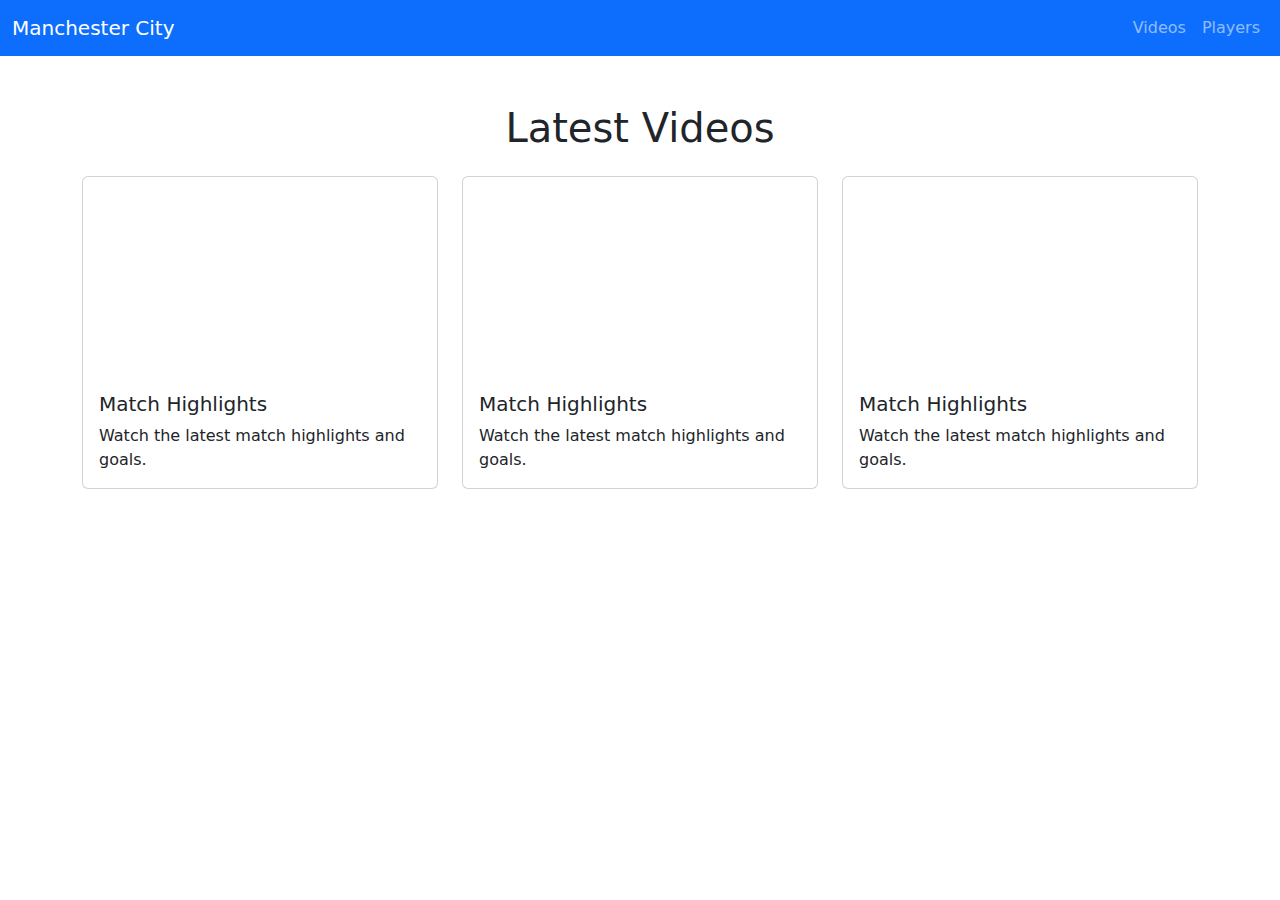
<file: manchester city/videos_page.html>
<!DOCTYPE html>
<html lang="en">
<head>
    <meta charset="UTF-8" />
    <meta name="viewport" content="width=device-width, initial-scale=1" />
    <title>Manchester City - Videos</title>
    <link href="https://cdn.jsdelivr.net/npm/bootstrap@5.3.0/dist/css/bootstrap.min.css" rel="stylesheet" />
</head>
<body>
    
    <nav class="navbar navbar-expand-lg navbar-dark bg-primary">
        <div class="container-fluid">
            <a class="navbar-brand" href="#">Manchester City</a>
            <button class="navbar-toggler" type="button" data-bs-toggle="collapse" data-bs-target="#navbarNav" aria-controls="navbarNav" aria-expanded="false" aria-label="Toggle navigation">
                <span class="navbar-toggler-icon"></span>
            </button>
            <div class="collapse navbar-collapse" id="navbarNav">
                <ul class="navbar-nav ms-auto">
                    <li class="nav-item">
                        <a class="nav-link" href="man-city-video.html">Videos</a>
                    </li>
                    <li class="nav-item">
                        <a class="nav-link" href="man-city-players.html">Players</a>
                    </li>
                </ul>
            </div>
        </div>
    </nav>

   
    <div class="container my-5">
        <h1 class="text-center mb-4">Latest Videos</h1>
        <div class="row g-4">
            
            <div class="col-md-4">
                <div class="card">
                    <div class="ratio ratio-16x9">
                        <iframe src="https://youtu.be/eLNazH7Hlek?si=ykxHIKoF0fgpkT-O" title="Video" allowfullscreen></iframe>
                    </div>
                    <div class="card-body">
                        <h5 class="card-title">Match Highlights</h5>
                        <p class="card-text">Watch the latest match highlights and goals.</p>
                    </div>
                </div>
            </div>
            <div class="col-md-4">
                <div class="card">
                    <div class="ratio ratio-16x9">
                        <iframe src="https://youtu.be/akt90mteHgs?si=xbeFDZryTw9J-tTD" title="Video" allowfullscreen></iframe>
                    </div>
                    <div class="card-body">
                        <h5 class="card-title">Match Highlights</h5>
                        <p class="card-text">Watch the latest match highlights and goals.</p>
                    </div>
                </div>
            </div>
             <div class="col-md-4">
                <div class="card">
                    <div class="ratio ratio-16x9">
                        <iframe src="https://youtu.be/ZlELwFiUN68?si=Nydlp_8Zbf_5VPkC" title="Video" allowfullscreen></iframe>
                    </div>
                    <div class="card-body">
                        <h5 class="card-title">Match Highlights</h5>
                        <p class="card-text">Watch the latest match highlights and goals.</p>
                    </div>
                </div>
            </div>
                       
            
        </div>
    </div>

    
    <script src="https://cdn.jsdelivr.net/npm/bootstrap@5.3.0/dist/js/bootstrap.bundle.min.js"></script>
</body>
</file>
<file: SHOP/style.css>
/* Custom CSS */
.card-img-top {
  object-fit: cover;
  height: 300px;
  width: 100%;
  border-radius: 10px;
}

.card:hover {
  transform: scale(1.03);
  transition: transform 0.2s ease-in-out;
}
/* Navbar custom */
.navbar-mc {
  background-color: #0096d6; /* sky blue (Man City) */
}
.navbar-mc .navbar-brand,
.navbar-mc .nav-link {
  color: white;
}
/* Footer custom */
.footer {
  background-color: #f8f9fa;
  padding: 2rem 0;
}
</file>
<file: FIXTURES/style.css>
/* style.css */

/* Table Styling */
.table {
  width: 100%;
  margin-bottom: 1rem;
  color: #212529;
}

.table th,
.table td {
  padding: 0.75rem;
  vertical-align: top;
  border-top: 1px solid #dee2e6;
}

.table thead th {
  vertical-align: bottom;
  border-bottom: 2px solid #dee2e6;
}

.table tbody + tbody {
  border-top: 2px solid #dee2e6;
}

/* Responsive Table */
@media (max-width: 767.98px) {
  .table-responsive {
    -webkit-overflow-scrolling: touch;
    overflow-x: auto;
  }
}

/* Align logos nicely */
table img {
  vertical-align: middle;
}

/* Badge styling for results */
.badge {
  font-size: 0.9rem;
  padding: 0.5em 0.75em;
}
</file>
